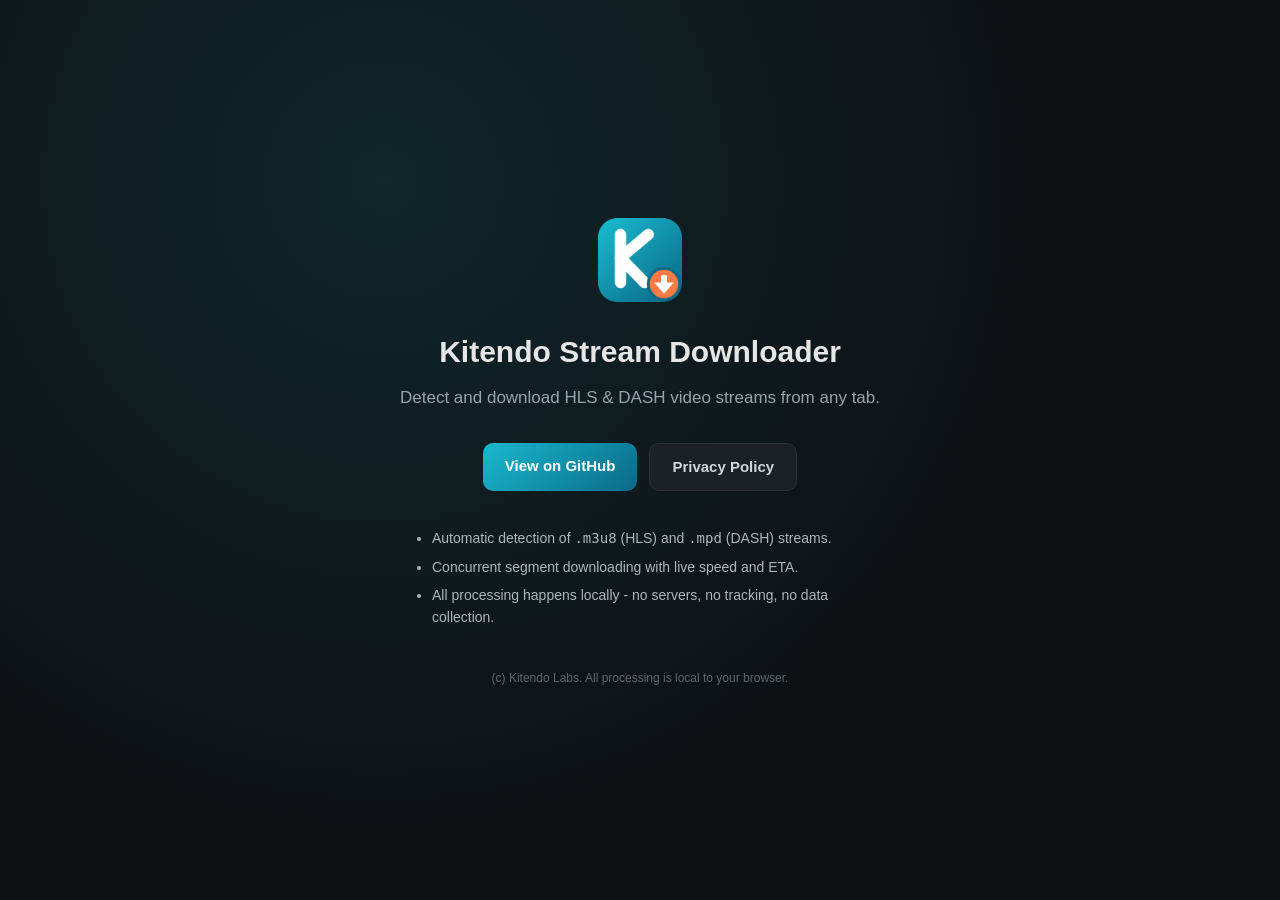
<file: docs/index.html>
<!DOCTYPE html>
<html lang="en">
<head>
  <meta charset="utf-8">
  <meta name="viewport" content="width=device-width, initial-scale=1">
  <title>Kitendo Stream Downloader</title>
  <style>
    :root { color-scheme: light dark; }
    * { box-sizing: border-box; }
    body {
      font-family: -apple-system, BlinkMacSystemFont, "Segoe UI", Roboto, Helvetica, Arial, sans-serif;
      margin: 0;
      min-height: 100vh;
      display: flex;
      align-items: center;
      justify-content: center;
      background: radial-gradient(circle at 30% 20%, #19B8CE22, transparent 60%), #0e1013;
      color: #e6e6e6;
      line-height: 1.6;
    }
    .card {
      max-width: 560px;
      padding: 48px 32px;
      text-align: center;
    }
    .icon {
      width: 96px;
      height: 96px;
      margin: 0 auto 20px;
      display: block;
    }
    h1 { font-size: 30px; margin: 0 0 8px; }
    p.tag { color: #9aa3ab; font-size: 17px; margin: 0 0 32px; }
    .links { display: flex; gap: 12px; justify-content: center; flex-wrap: wrap; }
    a.btn {
      display: inline-block;
      padding: 11px 22px;
      border-radius: 10px;
      font-weight: 600;
      font-size: 15px;
      text-decoration: none;
      transition: transform .12s ease, background .12s ease;
    }
    a.btn:hover { transform: translateY(-1px); }
    a.primary { background: linear-gradient(135deg, #19B8CE, #0A6A88); color: #fff; }
    a.ghost { background: #1c2126; color: #cfd6dc; border: 1px solid #2a3036; }
    .feat { margin-top: 36px; text-align: left; color: #aeb6bd; font-size: 14px; }
    .feat li { margin: 6px 0; }
    footer { margin-top: 40px; font-size: 12px; color: #5f676e; }
  </style>
</head>
<body>
  <div class="card">
    <img class="icon" src="icon-128.png" alt="Kitendo Stream Downloader icon">
    <h1>Kitendo Stream Downloader</h1>
    <p class="tag">Detect and download HLS &amp; DASH video streams from any tab.</p>
    <div class="links">
      <a class="btn primary" href="https://github.com/Kitendo-Labs/K-downloader">View on GitHub</a>
      <a class="btn ghost" href="privacy.html">Privacy Policy</a>
    </div>
    <ul class="feat">
      <li>Automatic detection of <code>.m3u8</code> (HLS) and <code>.mpd</code> (DASH) streams.</li>
      <li>Concurrent segment downloading with live speed and ETA.</li>
      <li>All processing happens locally - no servers, no tracking, no data collection.</li>
    </ul>
    <footer>(c) Kitendo Labs. All processing is local to your browser.</footer>
  </div>
</body>
</html>
</file>
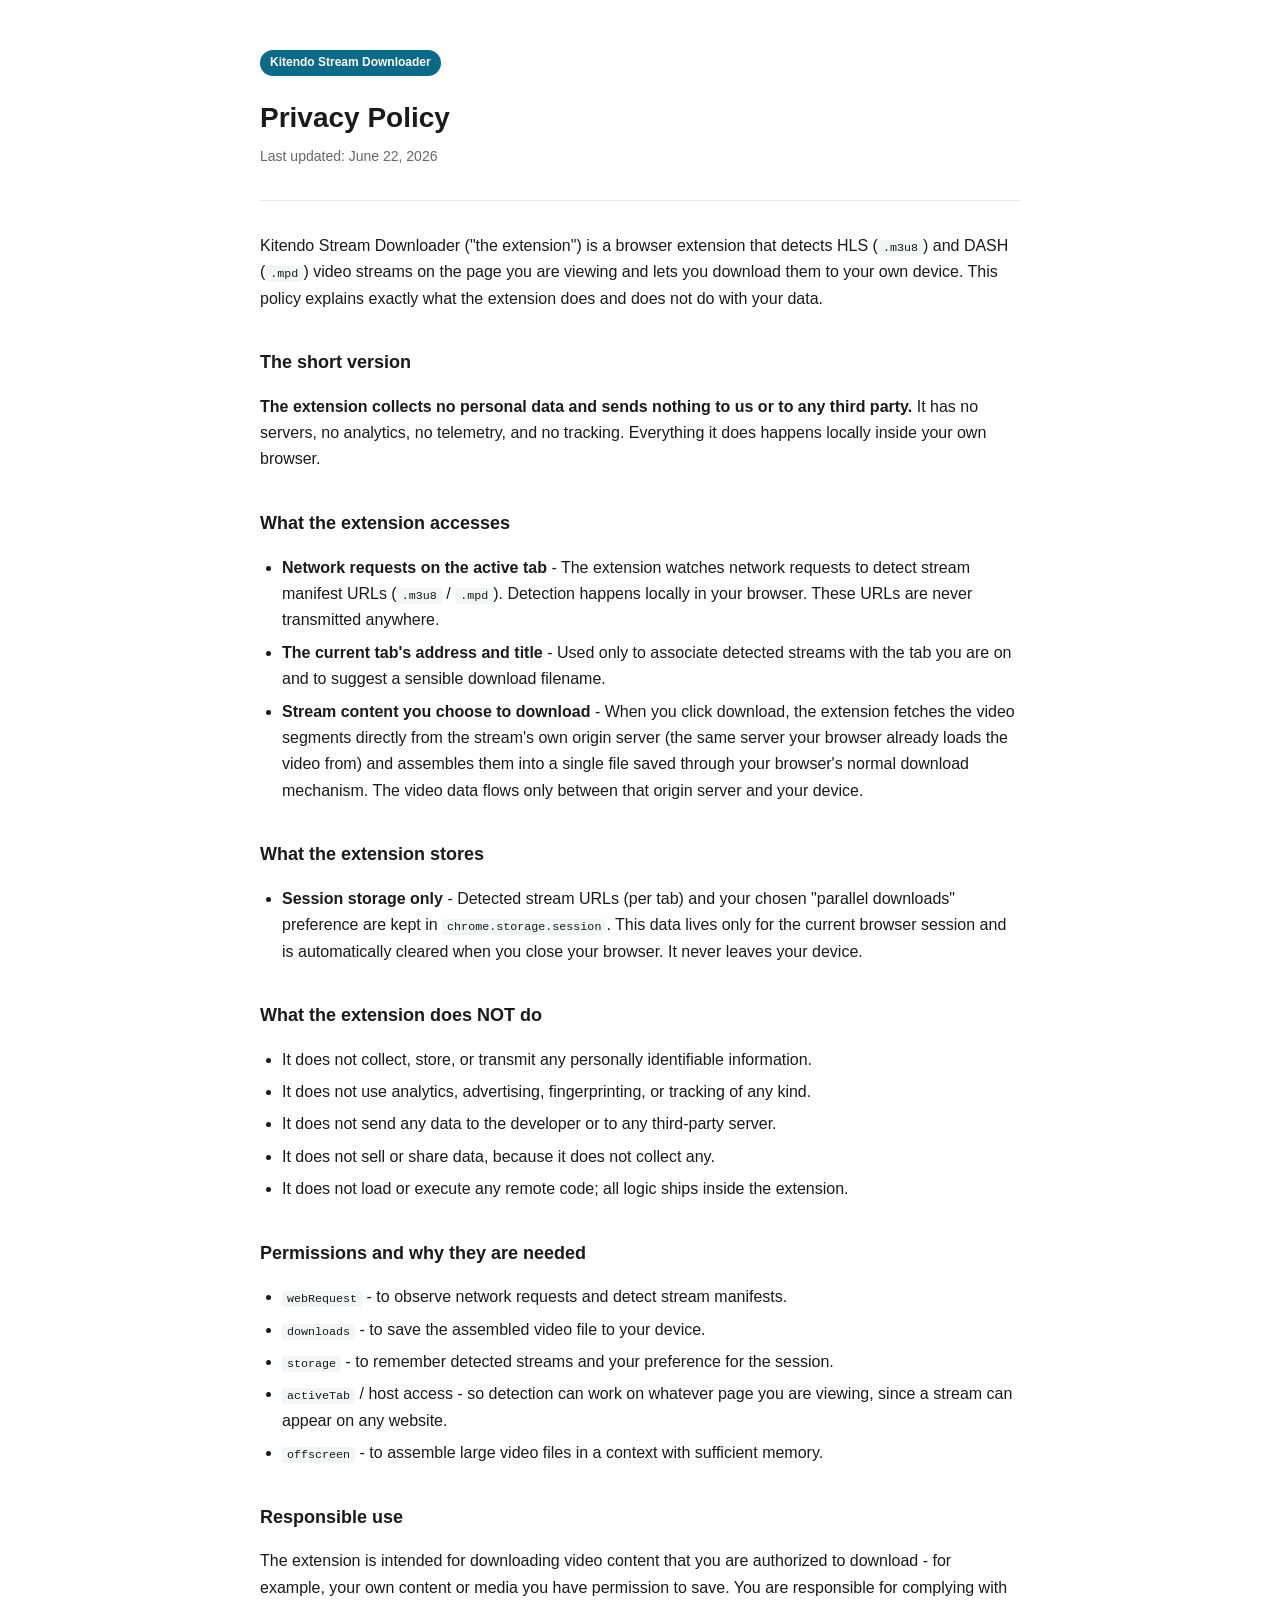
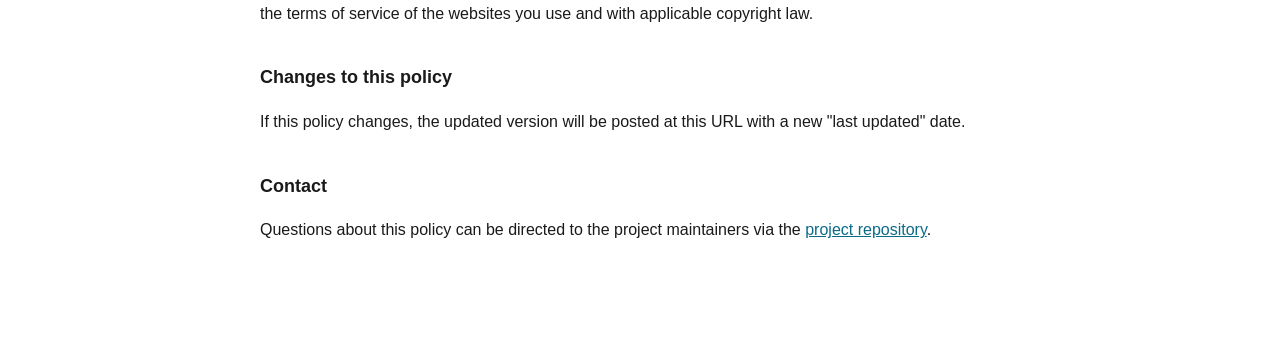
<file: docs/privacy.html>
<!DOCTYPE html>
<html lang="en">
<head>
  <meta charset="utf-8">
  <meta name="viewport" content="width=device-width, initial-scale=1">
  <title>Privacy Policy - Kitendo Stream Downloader</title>
  <style>
    :root { color-scheme: light dark; }
    body {
      font-family: -apple-system, BlinkMacSystemFont, "Segoe UI", Roboto, Helvetica, Arial, sans-serif;
      max-width: 760px;
      margin: 0 auto;
      padding: 48px 24px 96px;
      line-height: 1.65;
      color: #1a1a1a;
      background: #fff;
    }
    @media (prefers-color-scheme: dark) {
      body { color: #e6e6e6; background: #121417; }
      a { color: #4cc7dd; }
      .meta { color: #8a8a8a; }
      hr { border-color: #2a2e33; }
      code { background: #1e2227; }
    }
    h1 { font-size: 28px; margin-bottom: 4px; }
    h2 { font-size: 18px; margin-top: 36px; }
    .meta { color: #666; font-size: 14px; margin-top: 0; }
    a { color: #0a6a88; }
    hr { border: none; border-top: 1px solid #eaeaea; margin: 32px 0; }
    code { background: #f3f4f6; padding: 1px 5px; border-radius: 4px; font-size: 0.9em; }
    ul { padding-left: 22px; }
    li { margin: 6px 0; }
    .pill { display: inline-block; background: #0a6a88; color: #fff; font-size: 12px; padding: 3px 10px; border-radius: 999px; font-weight: 600; }
  </style>
</head>
<body>
  <span class="pill">Kitendo Stream Downloader</span>
  <h1>Privacy Policy</h1>
  <p class="meta">Last updated: June 22, 2026</p>

  <hr>

  <p>
    Kitendo Stream Downloader ("the extension") is a browser extension that detects HLS
    (<code>.m3u8</code>) and DASH (<code>.mpd</code>) video streams on the page you are
    viewing and lets you download them to your own device. This policy explains exactly
    what the extension does and does not do with your data.
  </p>

  <h2>The short version</h2>
  <p>
    <strong>The extension collects no personal data and sends nothing to us or to any
    third party.</strong> It has no servers, no analytics, no telemetry, and no tracking.
    Everything it does happens locally inside your own browser.
  </p>

  <h2>What the extension accesses</h2>
  <ul>
    <li>
      <strong>Network requests on the active tab</strong> - The extension watches network
      requests to detect stream manifest URLs (<code>.m3u8</code> / <code>.mpd</code>).
      Detection happens locally in your browser. These URLs are never transmitted anywhere.
    </li>
    <li>
      <strong>The current tab's address and title</strong> - Used only to associate detected
      streams with the tab you are on and to suggest a sensible download filename.
    </li>
    <li>
      <strong>Stream content you choose to download</strong> - When you click download, the
      extension fetches the video segments directly from the stream's own origin server (the
      same server your browser already loads the video from) and assembles them into a single
      file saved through your browser's normal download mechanism. The video data flows only
      between that origin server and your device.
    </li>
  </ul>

  <h2>What the extension stores</h2>
  <ul>
    <li>
      <strong>Session storage only</strong> - Detected stream URLs (per tab) and your chosen
      "parallel downloads" preference are kept in <code>chrome.storage.session</code>. This data
      lives only for the current browser session and is automatically cleared when you close
      your browser. It never leaves your device.
    </li>
  </ul>

  <h2>What the extension does NOT do</h2>
  <ul>
    <li>It does not collect, store, or transmit any personally identifiable information.</li>
    <li>It does not use analytics, advertising, fingerprinting, or tracking of any kind.</li>
    <li>It does not send any data to the developer or to any third-party server.</li>
    <li>It does not sell or share data, because it does not collect any.</li>
    <li>It does not load or execute any remote code; all logic ships inside the extension.</li>
  </ul>

  <h2>Permissions and why they are needed</h2>
  <ul>
    <li><code>webRequest</code> - to observe network requests and detect stream manifests.</li>
    <li><code>downloads</code> - to save the assembled video file to your device.</li>
    <li><code>storage</code> - to remember detected streams and your preference for the session.</li>
    <li><code>activeTab</code> / host access - so detection can work on whatever page you are viewing, since a stream can appear on any website.</li>
    <li><code>offscreen</code> - to assemble large video files in a context with sufficient memory.</li>
  </ul>

  <h2>Responsible use</h2>
  <p>
    The extension is intended for downloading video content that you are authorized to
    download - for example, your own content or media you have permission to save. You are
    responsible for complying with the terms of service of the websites you use and with
    applicable copyright law.
  </p>

  <h2>Changes to this policy</h2>
  <p>
    If this policy changes, the updated version will be posted at this URL with a new
    "last updated" date.
  </p>

  <h2>Contact</h2>
  <p>
    Questions about this policy can be directed to the project maintainers via the
    <a href="https://github.com/Kitendo-Labs/K-downloader">project repository</a>.
  </p>
</body>
</html>
</file>
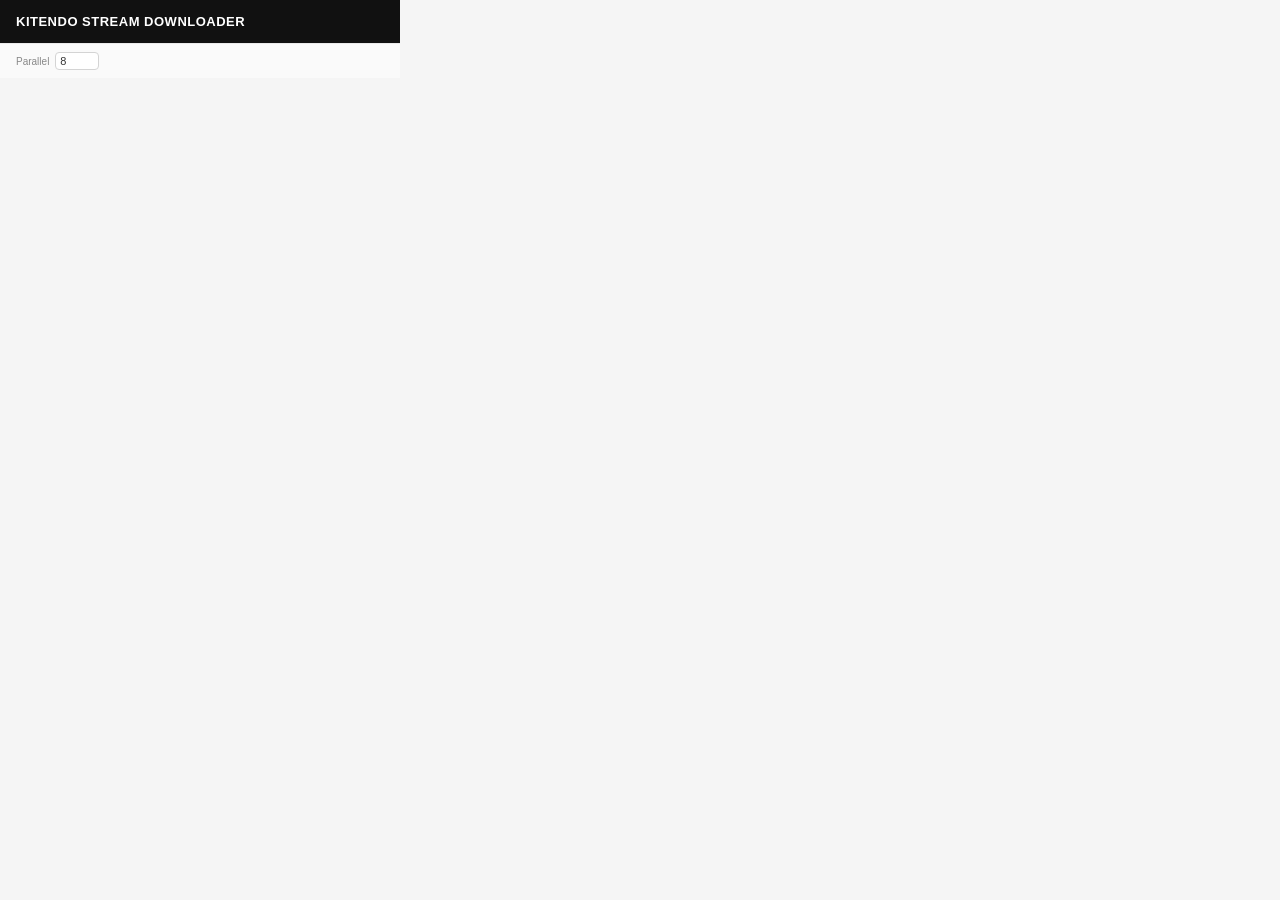
<file: popup/popup.html>
<!DOCTYPE html>
<html lang="en">
<head>
  <meta charset="UTF-8">
  <link rel="stylesheet" href="popup.css">
</head>
<body>
  <div class="header">
    <h1>Kitendo Stream Downloader</h1>
    <span id="stream-count" class="stream-count"></span>
  </div>
  <div id="stream-list"></div>
  <div id="empty-state" class="empty" hidden>
    <div class="empty-icon">&#9673;</div>
    No streams detected on this tab
  </div>
  <div class="footer">
    <label class="concurrency">
      Parallel
      <input type="number" id="concurrency" min="1" max="16" step="1" value="8">
    </label>
    <span id="version" class="version"></span>
  </div>
  <script type="module" src="popup.js"></script>
</body>
</html>
</file>
<file: popup/popup.css>
* {
  margin: 0;
  padding: 0;
  box-sizing: border-box;
}

body {
  width: 400px;
  max-height: 520px;
  font-family: -apple-system, BlinkMacSystemFont, "Segoe UI", sans-serif;
  font-size: 13px;
  color: #1a1a1a;
  background: #f5f5f5;
  overflow-y: auto;
}

.header {
  padding: 14px 16px;
  background: #111;
  color: #fff;
  display: flex;
  align-items: center;
  justify-content: space-between;
}

.header h1 {
  font-size: 13px;
  font-weight: 600;
  letter-spacing: 0.5px;
  text-transform: uppercase;
}

.header .stream-count {
  font-size: 11px;
  color: #888;
  font-weight: 400;
}

.empty {
  padding: 48px 16px;
  text-align: center;
  color: #999;
  font-size: 12px;
  line-height: 1.6;
}

.empty-icon {
  font-size: 32px;
  margin-bottom: 12px;
  opacity: 0.4;
}

.stream-item {
  padding: 14px 16px;
  background: #fff;
  border-bottom: 1px solid #eaeaea;
  display: flex;
  flex-direction: column;
  gap: 10px;
}

.stream-item:last-child {
  border-bottom: none;
}

.stream-top {
  display: flex;
  align-items: center;
  justify-content: space-between;
  gap: 10px;
}

.stream-info {
  flex: 1;
  min-width: 0;
}

.stream-filename {
  font-size: 13px;
  font-weight: 500;
  color: #1a1a1a;
  white-space: nowrap;
  overflow: hidden;
  text-overflow: ellipsis;
  line-height: 1.3;
}

.stream-meta {
  display: flex;
  align-items: center;
  gap: 6px;
  margin-top: 3px;
}

.stream-badge {
  padding: 1px 5px;
  font-size: 9px;
  font-weight: 700;
  letter-spacing: 0.5px;
  border-radius: 2px;
  color: #fff;
}

.stream-badge.hls {
  background: #2563eb;
}

.stream-badge.dash {
  background: #7c3aed;
}

.stream-url {
  font-size: 10px;
  color: #aaa;
  white-space: nowrap;
  overflow: hidden;
  text-overflow: ellipsis;
  font-family: "SF Mono", Monaco, "Cascadia Code", monospace;
}

.btn-download {
  flex-shrink: 0;
  padding: 7px 16px;
  font-size: 12px;
  font-weight: 600;
  border: none;
  border-radius: 6px;
  cursor: pointer;
  background: #111;
  color: #fff;
  transition: all 0.15s;
}

.btn-download:hover {
  background: #333;
}

.btn-download:disabled {
  background: #d4d4d4;
  color: #888;
  cursor: default;
}

.btn-download.done {
  background: #16a34a;
  color: #fff;
}

.btn-download.error {
  background: #dc2626;
  color: #fff;
}

.btn-open-folder {
  flex-shrink: 0;
  padding: 7px 14px;
  font-size: 12px;
  font-weight: 600;
  border: 1px solid #16a34a;
  border-radius: 6px;
  cursor: pointer;
  background: #fff;
  color: #16a34a;
  transition: all 0.15s;
}

.btn-open-folder:hover {
  background: #16a34a;
  color: #fff;
}

.progress-section {
  display: none;
}

.progress-section.active {
  display: flex;
  flex-direction: column;
  gap: 6px;
}

.progress-row {
  display: flex;
  align-items: center;
  justify-content: space-between;
}

.progress-percent {
  font-size: 20px;
  font-weight: 700;
  color: #111;
  font-variant-numeric: tabular-nums;
}

.progress-detail {
  font-size: 11px;
  color: #888;
  text-align: right;
  line-height: 1.4;
}

.progress-bar {
  height: 4px;
  background: #e5e5e5;
  border-radius: 4px;
  overflow: hidden;
}

.progress-fill {
  height: 100%;
  background: #111;
  width: 0%;
  border-radius: 4px;
  transition: width 0.3s ease;
}

.progress-fill.complete {
  background: #16a34a;
}

.footer {
  display: flex;
  align-items: center;
  justify-content: space-between;
  padding: 8px 16px;
  border-top: 1px solid #eaeaea;
  background: #fafafa;
}

.footer .concurrency {
  display: flex;
  align-items: center;
  gap: 6px;
  font-size: 10px;
  color: #888;
}

.footer .concurrency input {
  width: 44px;
  padding: 2px 4px;
  font-size: 11px;
  border: 1px solid #d4d4d4;
  border-radius: 4px;
  background: #fff;
  color: #333;
  font-variant-numeric: tabular-nums;
}

.footer .version {
  font-size: 10px;
  color: #aaa;
  font-variant-numeric: tabular-nums;
}
</file>
